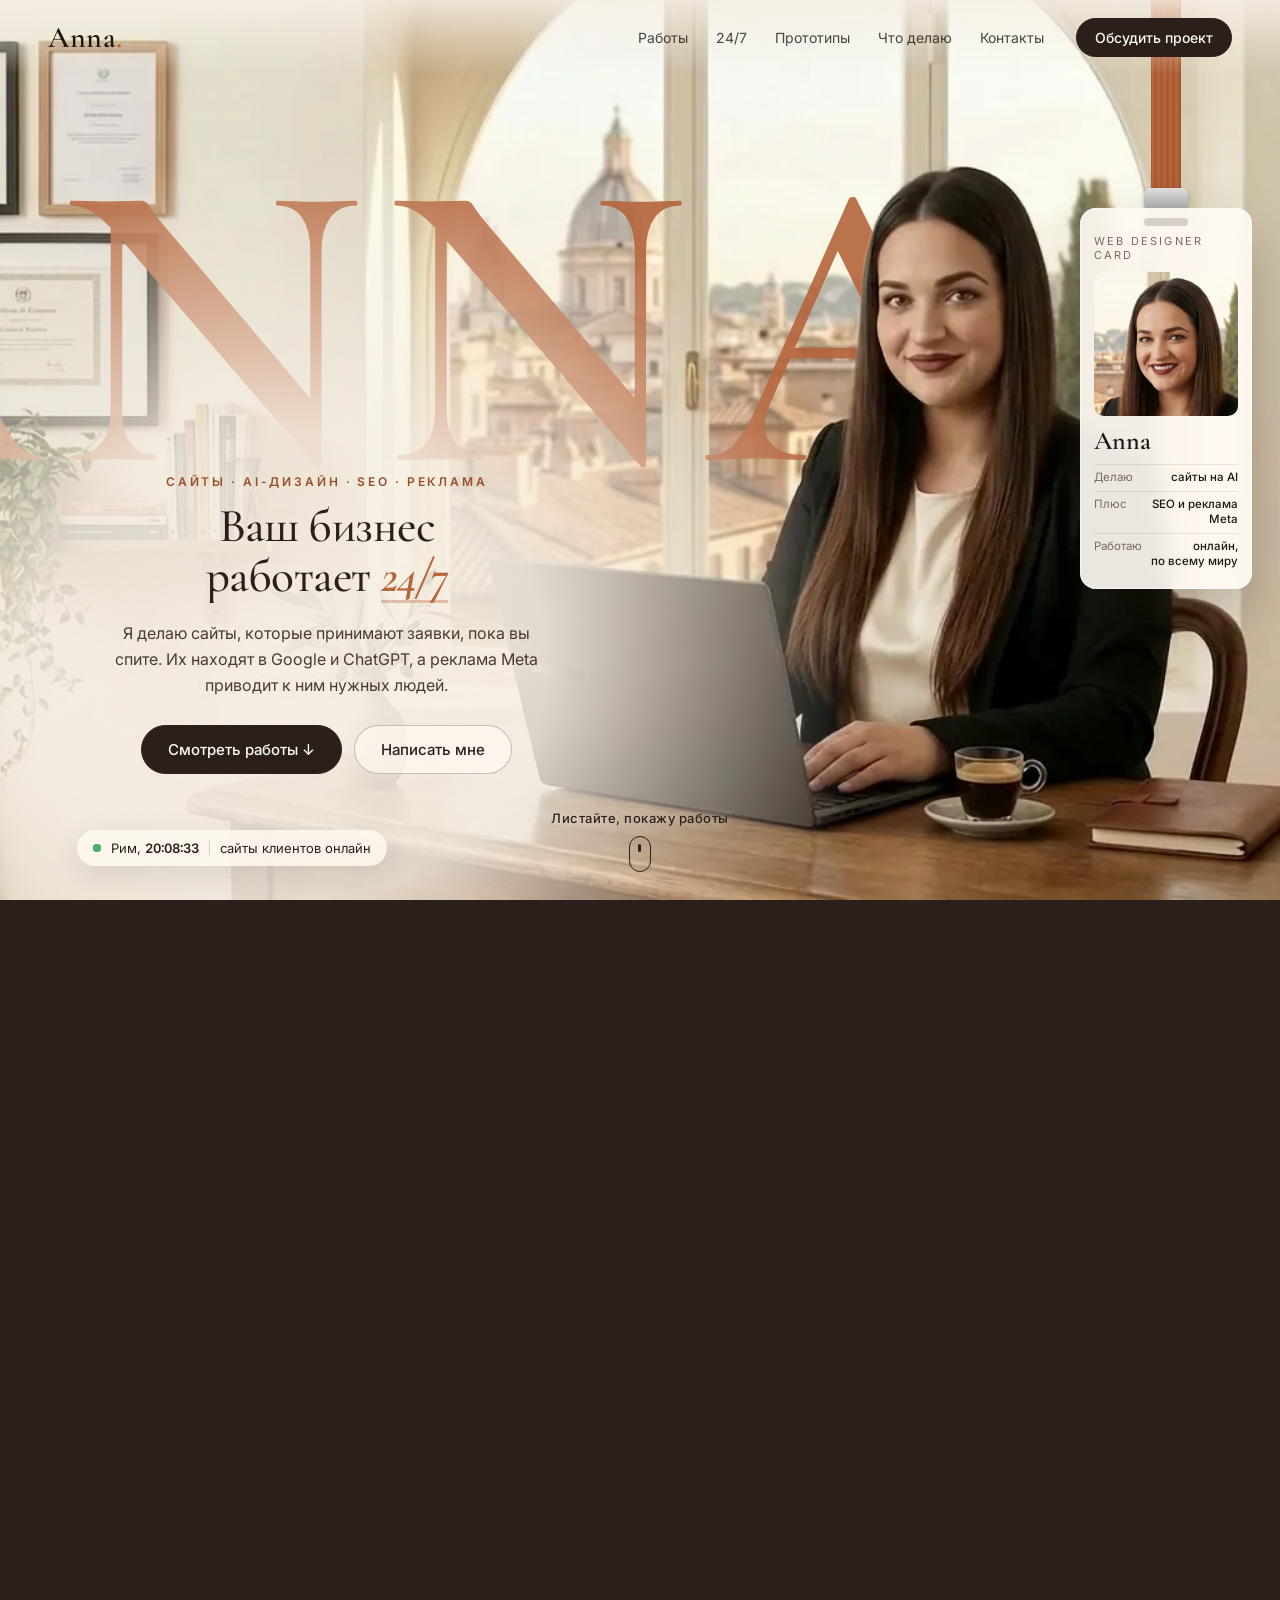
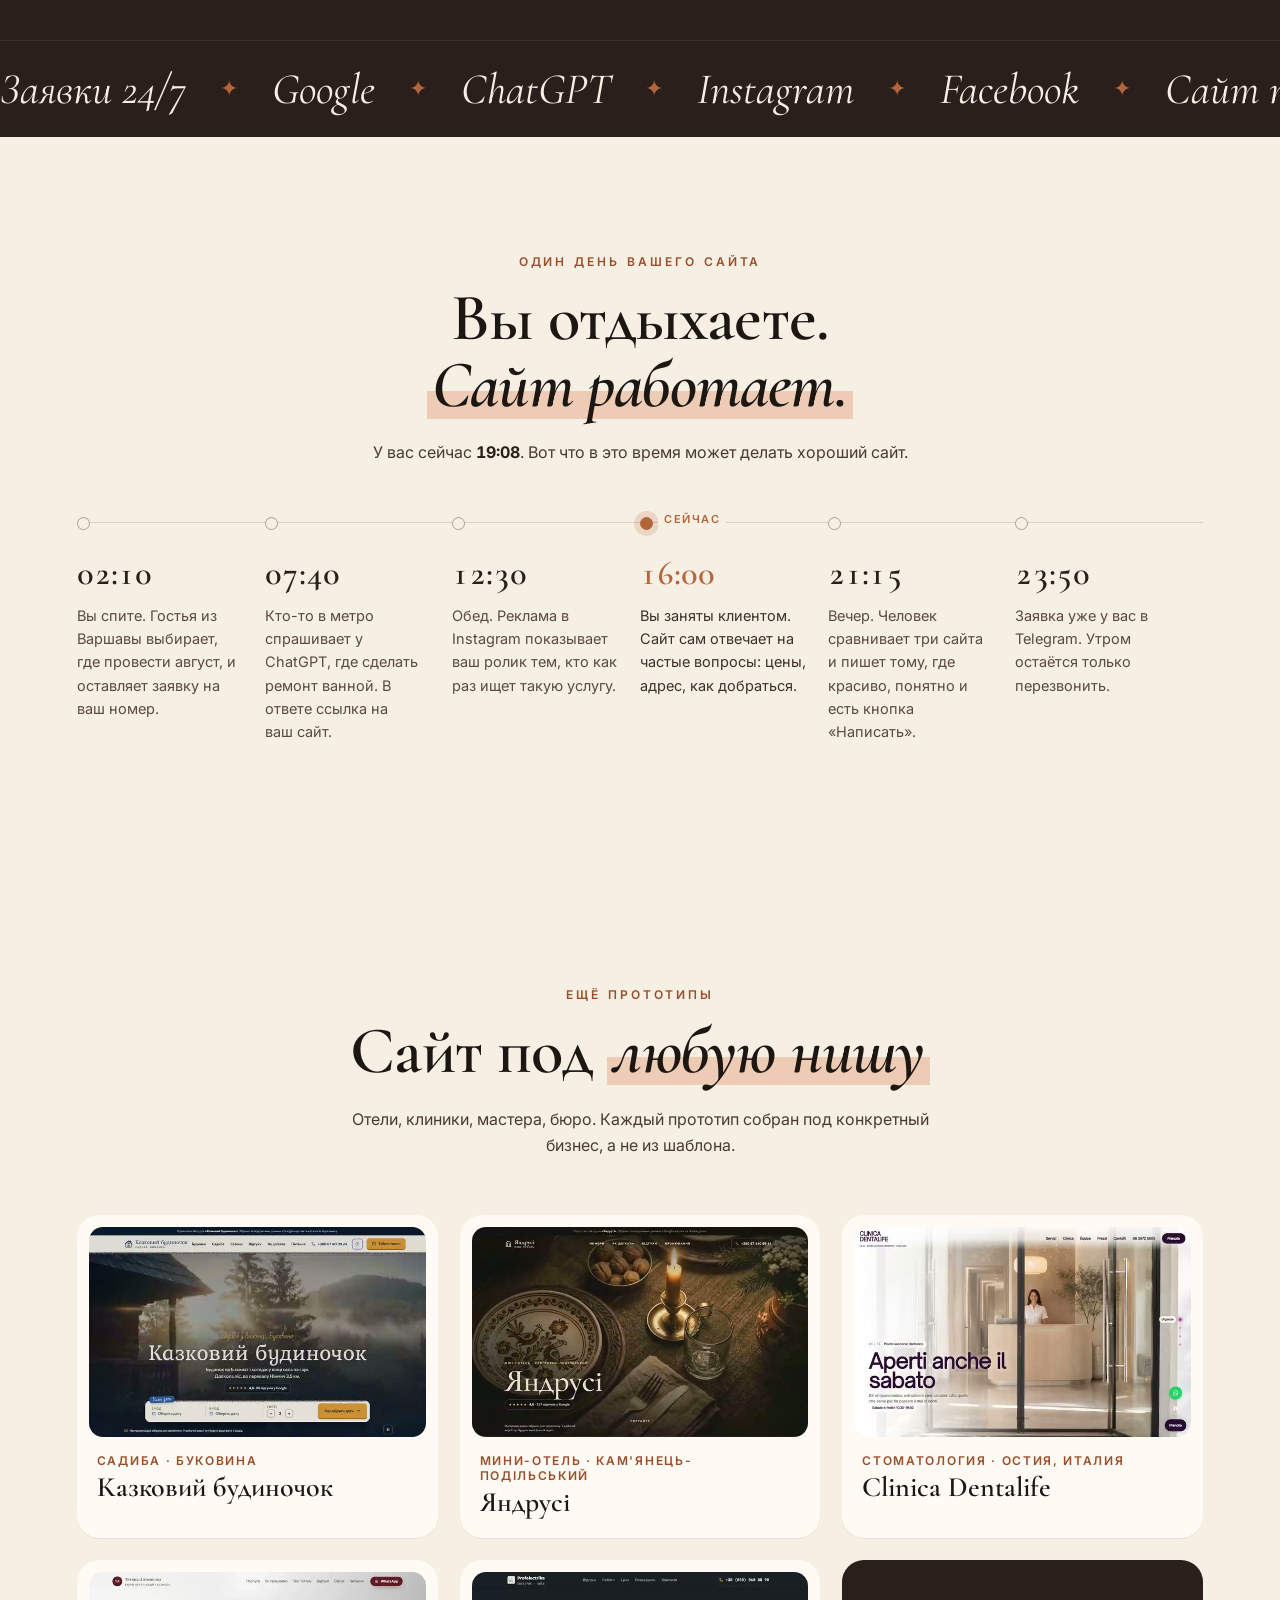
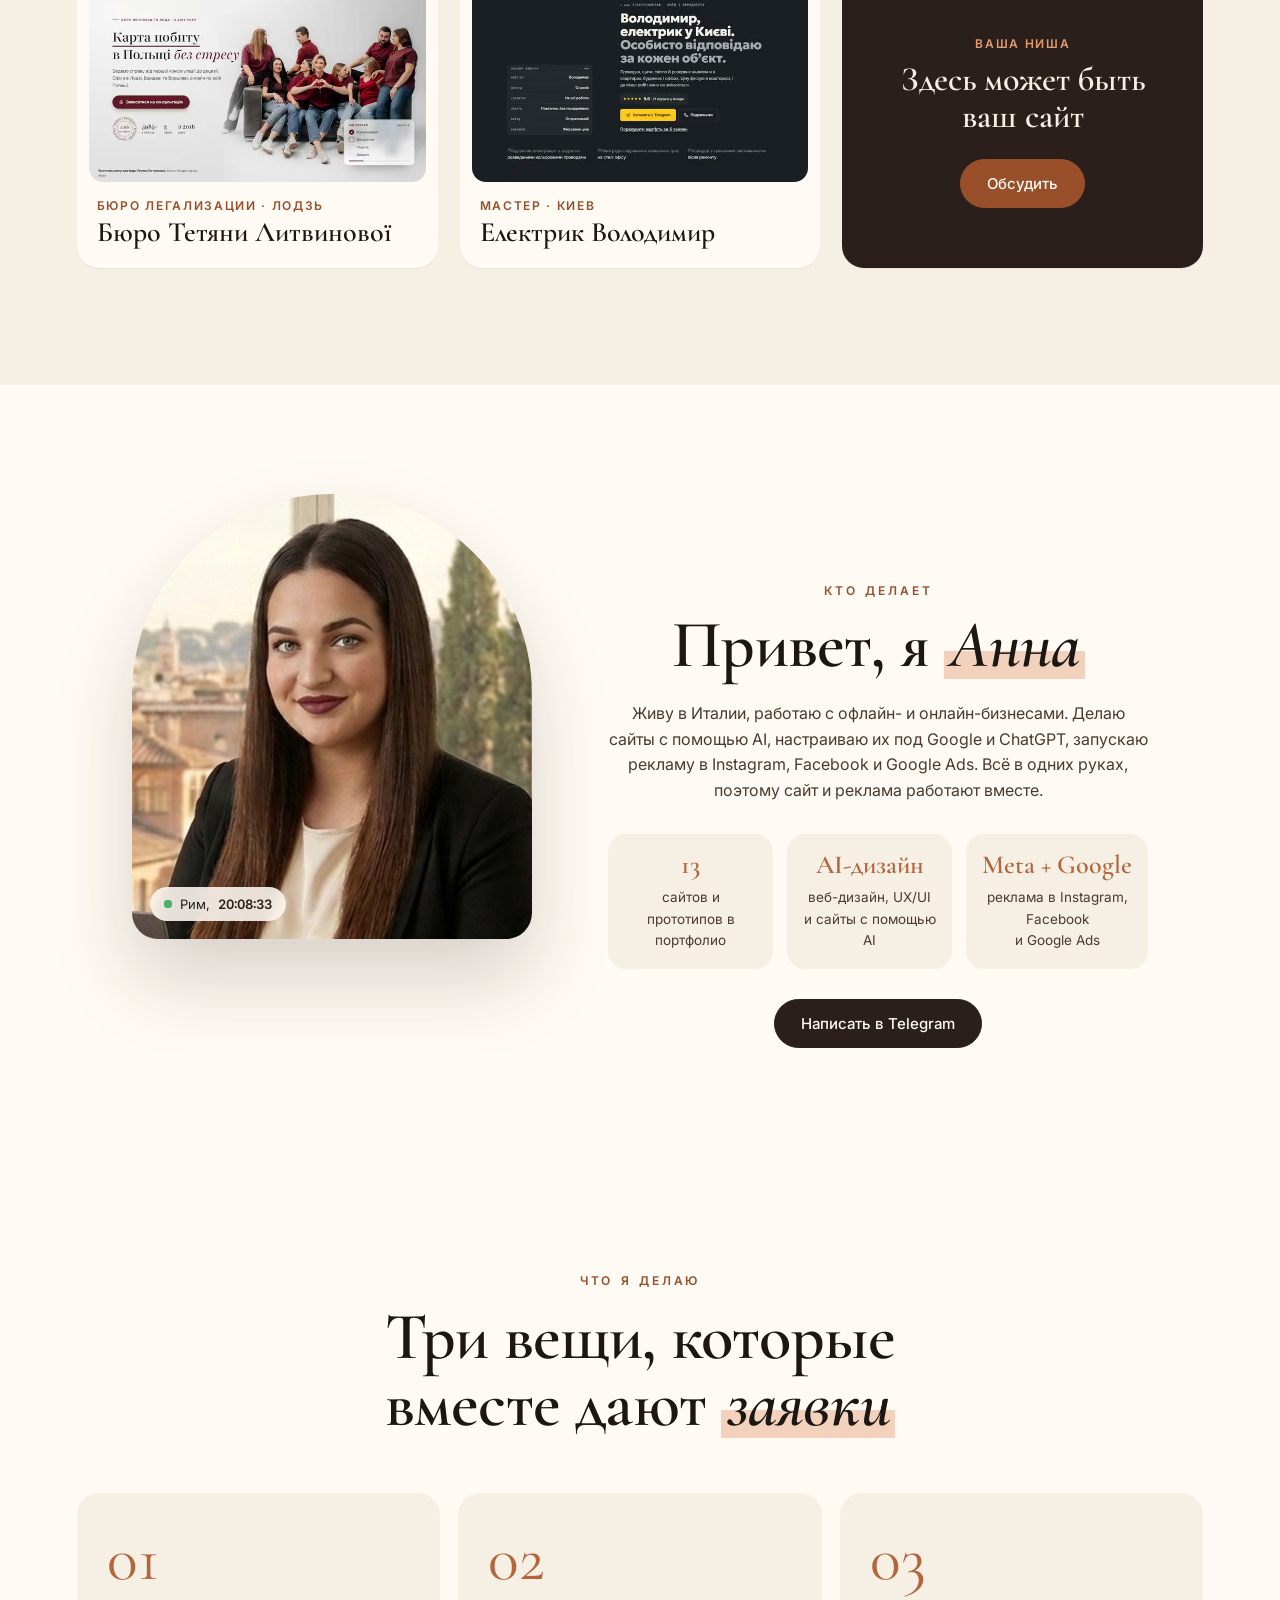
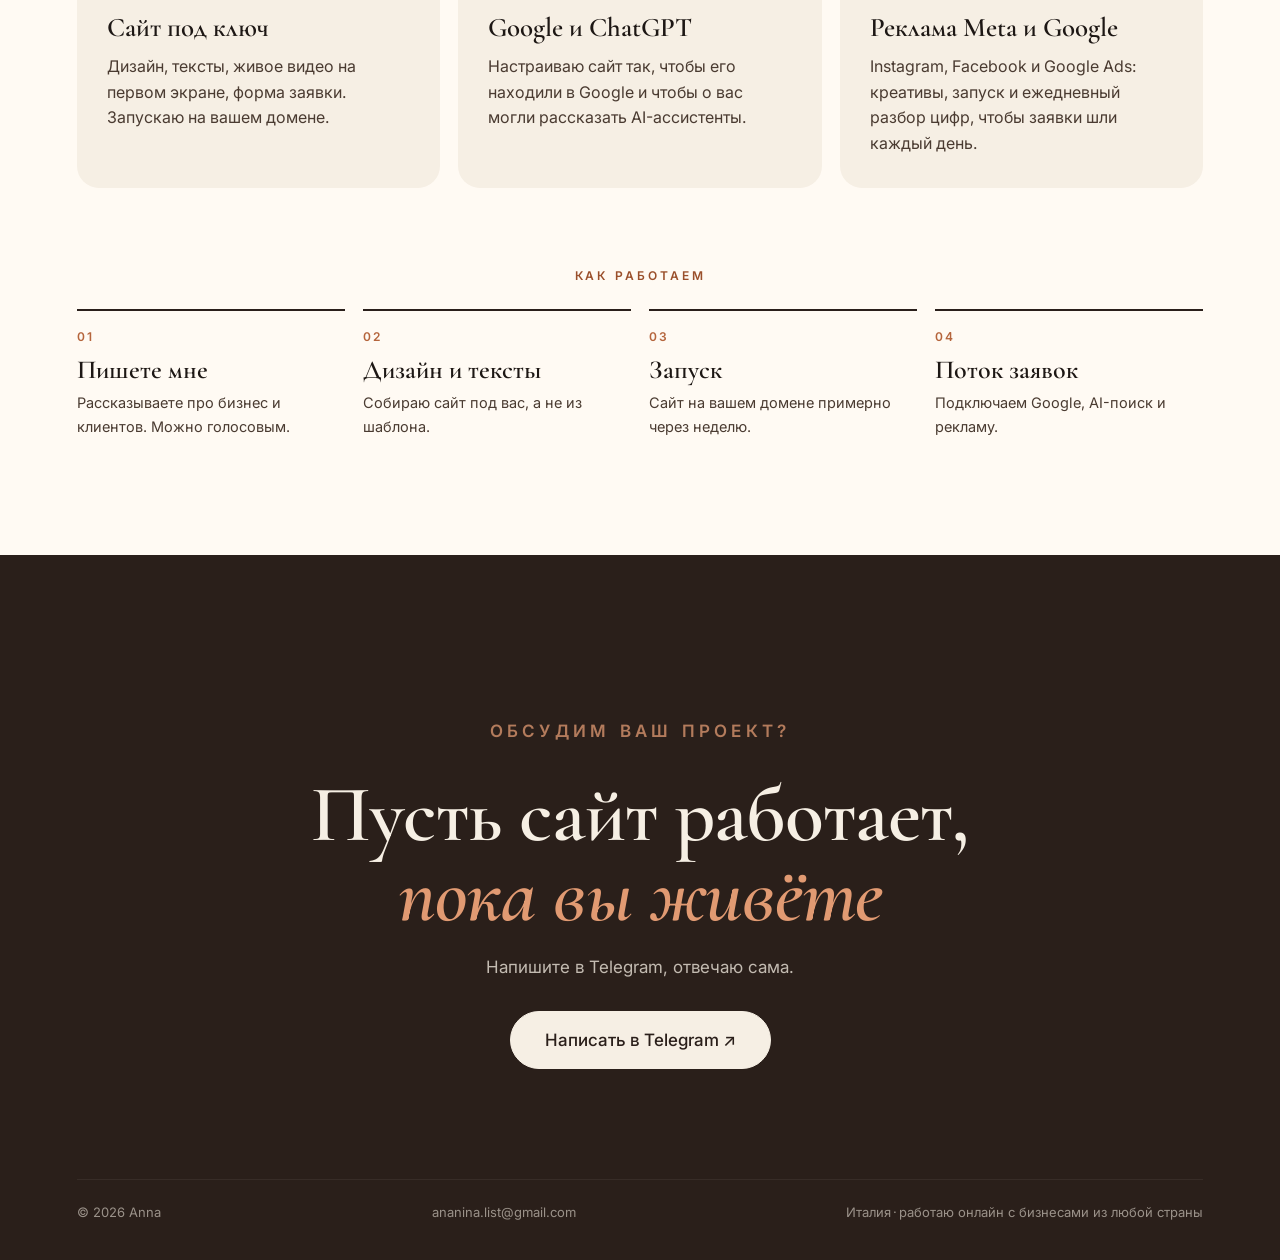
<file: index.html>
<!doctype html>
<html lang="ru">
<head>
<meta charset="utf-8">
<meta name="viewport" content="width=device-width, initial-scale=1, viewport-fit=cover">
<title>Anna — сайты, AI-дизайн и реклама, которые работают на ваш бизнес 24/7</title>
<meta name="description" content="Делаю сайты, которые принимают заявки круглые сутки, вывожу их в Google и ChatGPT и запускаю рекламу Meta. Кейсы: Горянка, Карпатська Форель, Tuttofare.">
<meta name="theme-color" content="#f6efe4">
<link rel="preconnect" href="https://fonts.googleapis.com">
<link rel="preconnect" href="https://fonts.gstatic.com" crossorigin>
<link href="https://fonts.googleapis.com/css2?family=Cormorant+Garamond:ital,wght@0,500;0,600;1,500;1,600&family=Inter:wght@400;500;600&display=swap" rel="stylesheet">
<link rel="icon" href="data:image/svg+xml,%3Csvg xmlns=%22http://www.w3.org/2000/svg%22 viewBox=%220 0 64 64%22%3E%3Crect width=%2264%22 height=%2264%22 rx=%2214%22 fill=%22%232a1f1a%22/%3E%3Ctext x=%2232%22 y=%2246%22 font-family=%22Georgia%22 font-size=%2240%22 text-anchor=%22middle%22 fill=%22%23f6efe4%22%3EA%3C/text%3E%3C/svg%3E">
<link rel="stylesheet" href="style.css">
</head>
<body class="is-hero">

<header class="nav">
  <a class="nav__logo" href="#" data-home>Anna<span>.</span></a>
  <nav class="nav__links">
    <a href="#" data-goto="cases">Работы</a>
    <a href="#day">24/7</a>
    <a href="#protos">Прототипы</a>
    <a href="#services">Что делаю</a>
    <a href="#contact">Контакты</a>
  </nav>
  <a class="nav__works" href="#" data-goto="cases">Работы</a>
  <a class="btn btn--small" href="https://t.me/meannush" target="_blank" rel="noopener">Обсудить проект</a>
</header>

<!-- Фиксированная сцена: первый экран → переход → кейсы -->
<div class="stage" id="stage">
  <div class="scene" id="scene">
    <picture>
      <source media="(max-width:820px)" srcset="assets/img/hero-m.jpg">
      <img class="scene__hero" id="heroImg" src="assets/img/hero-poster.jpg" alt="Анна за ноутбуком, за окном крыши Рима">
    </picture>
    <canvas class="scene__seq" id="seq"></canvas>
    <div class="scene__name" aria-hidden="true">ANNA</div>
    <img class="scene__cut" id="cutImg" alt="">
    <div class="scene__cases" id="casesLayer">
      <img class="scene__end" id="endImg" alt="">
      <div class="screen" id="screen">
        <video class="screen__video" id="caseVideo" muted playsinline loop preload="auto"></video>
        <div class="screen__glare"></div>
      </div>
    </div>
  </div>

  <!-- Первый экран -->
  <section class="hero" id="hero">
    <div class="hero__text">
      <p class="eyebrow">Сайты&thinsp;·&thinsp;AI-дизайн&thinsp;·&thinsp;SEO&thinsp;·&thinsp;Реклама</p>
      <h1 class="hero__title">
        <span class="line"><span>Ваш бизнес</span></span>
        <span class="line"><span>работает <em>24/7</em></span></span>
      </h1>
      <p class="hero__sub">
        <span class="only-desk">Я делаю сайты, которые принимают заявки, пока вы спите. Их находят в&nbsp;Google и&nbsp;ChatGPT, а&nbsp;реклама Meta приводит к&nbsp;ним нужных людей.</span>
        <span class="only-mob">Сайт, который приводит клиентов, пока вы&nbsp;спите.</span>
      </p>
      <div class="hero__cta">
        <button class="btn" data-goto="cases">Смотреть работы ↓</button>
        <a class="btn btn--ghost" href="https://t.me/meannush" target="_blank" rel="noopener">Написать мне</a>
      </div>
    </div>

    <div class="live" aria-live="off">
      <i class="live__dot"></i>
      <span>Рим, <b class="js-rome-time">--:--</b></span>
      <span class="live__sep"></span>
      <span>сайты клиентов онлайн</span>
    </div>

    <div class="badge badge--hero" id="heroBadge">
      <div class="badge__strap"></div>
      <div class="badge__clip"></div>
      <div class="badge__card">
        <div class="badge__hole"></div>
        <p class="badge__label">Web designer card</p>
        <img class="badge__photo" src="assets/img/anna-face.jpg" alt="Анна">
        <p class="badge__name">Anna</p>
        <dl class="badge__rows">
          <div><dt>Делаю</dt><dd>сайты на AI</dd></div>
          <div><dt>Плюс</dt><dd>SEO и реклама Meta</dd></div>
          <div><dt>Работаю</dt><dd>онлайн, по&nbsp;всему миру</dd></div>
        </dl>
      </div>
    </div>

    <button class="scroll-hint" id="scrollHint" aria-label="Смотреть работы">
      <span>Листайте, покажу работы</span><i></i>
    </button>
  </section>

  <!-- Второй экран: кейсы -->
  <section class="cases" id="cases" aria-live="polite">
    <div class="cases__head">
      <p class="eyebrow">Мои работы</p>
      <p class="cases__hint">Живые сайты и прототипы крутятся прямо на экране. <span class="only-mob">Свайп влево и вправо.</span></p>
    </div>
    <div class="case-card" id="caseCard">
      <div class="case-card__top">
        <p class="case-card__num"><span id="caseNum">01</span> / <span id="caseTotal">04</span></p>
        <div class="case-card__arrows">
          <button class="arrow" id="prevBtn" aria-label="Предыдущий кейс">←</button>
          <button class="arrow arrow--fill" id="nextBtn" aria-label="Следующий кейс">→</button>
        </div>
      </div>
      <div class="case-card__body">
        <h2 class="case-card__title" id="caseTitle"></h2>
        <p class="case-card__type" id="caseType"></p>
        <p class="case-card__desc" id="caseDesc"></p>
        <ul class="case-card__tags" id="caseTags"></ul>
      </div>
      <div class="case-card__dots" id="caseDots"></div>
    </div>
  </section>
</div>

<!-- Обычная прокрутка после кейсов -->
<div class="loadbar" id="loadbar"><i></i></div>
<main class="flow" id="flow">
  <div class="track" id="track"><div class="track__scrub" id="scrub"></div><div class="track__hold"></div></div>

  <div class="marquee" aria-hidden="true">
    <div class="marquee__track">
      <span>Заявки 24/7</span><i>✦</i><span>Google</span><i>✦</i><span>ChatGPT</span><i>✦</i><span>Instagram</span><i>✦</i><span>Facebook</span><i>✦</i><span>Сайт под ключ</span><i>✦</i>
      <span>Заявки 24/7</span><i>✦</i><span>Google</span><i>✦</i><span>ChatGPT</span><i>✦</i><span>Instagram</span><i>✦</i><span>Facebook</span><i>✦</i><span>Сайт под ключ</span><i>✦</i>
    </div>
  </div>

  <!-- Один день вашего сайта -->
  <section class="day" id="day">
    <div class="wrap">
      <div class="sec-head reveal">
        <p class="eyebrow">Один день вашего сайта</p>
        <h2>Вы отдыхаете.<br><mark>Сайт работает.</mark></h2>
        <p class="sec-lead">У вас сейчас <b class="js-local-time">--:--</b>. Вот что в это время может делать хороший сайт.</p>
      </div>
      <ol class="day__list" id="dayList">
        <li data-h="2"><time>02:10</time><p>Вы спите. Гостья из Варшавы выбирает, где провести август, и оставляет заявку на ваш номер.</p></li>
        <li data-h="7"><time>07:40</time><p>Кто-то в метро спрашивает у ChatGPT, где сделать ремонт ванной. В ответе ссылка на ваш сайт.</p></li>
        <li data-h="12"><time>12:30</time><p>Обед. Реклама в Instagram показывает ваш ролик тем, кто как раз ищет такую услугу.</p></li>
        <li data-h="16"><time>16:00</time><p>Вы заняты клиентом. Сайт сам отвечает на частые вопросы: цены, адрес, как добраться.</p></li>
        <li data-h="21"><time>21:15</time><p>Вечер. Человек сравнивает три сайта и пишет тому, где красиво, понятно и есть кнопка «Написать».</p></li>
        <li data-h="23"><time>23:50</time><p>Заявка уже у вас в Telegram. Утром остаётся только перезвонить.</p></li>
      </ol>
    </div>
  </section>

  <section class="protos" id="protos">
    <div class="wrap">
      <div class="sec-head reveal">
        <p class="eyebrow">Ещё прототипы</p>
        <h2>Сайт под <mark>любую нишу</mark></h2>
        <p class="sec-lead">Отели, клиники, мастера, бюро. Каждый прототип собран под конкретный бизнес, а не из шаблона.</p>
      </div>
      <div class="protos__grid">
        <article class="proto reveal" data-cursor="смотреть" tabindex="0" role="button" aria-haspopup="dialog"><div class="proto__media"><video muted playsinline loop preload="none" data-src="assets/video/p-kazkovyi.mp4" poster="assets/video/p-kazkovyi.jpg"></video></div><p class="proto__tag">Садиба · Буковина</p><h3>Казковий будиночок</h3></article>
        <article class="proto reveal" data-cursor="смотреть" tabindex="0" role="button" aria-haspopup="dialog"><div class="proto__media"><video muted playsinline loop preload="none" data-src="assets/video/p-yandrusi.mp4" poster="assets/video/p-yandrusi.jpg"></video></div><p class="proto__tag">Мини-отель · Кам'янець-Подільський</p><h3>Яндрусі</h3></article>
        <article class="proto reveal" data-cursor="смотреть" tabindex="0" role="button" aria-haspopup="dialog"><div class="proto__media"><video muted playsinline loop preload="none" data-src="assets/video/p-dentalife.mp4" poster="assets/video/p-dentalife.jpg"></video></div><p class="proto__tag">Стоматология · Остия, Италия</p><h3>Clinica Dentalife</h3></article>
        <article class="proto reveal" data-cursor="смотреть" tabindex="0" role="button" aria-haspopup="dialog"><div class="proto__media"><video muted playsinline loop preload="none" data-src="assets/video/p-lytvynova.mp4" poster="assets/video/p-lytvynova.jpg"></video></div><p class="proto__tag">Бюро легализации · Лодзь</p><h3>Бюро Тетяни Литвинової</h3></article>
        <article class="proto reveal" data-cursor="смотреть" tabindex="0" role="button" aria-haspopup="dialog"><div class="proto__media"><video muted playsinline loop preload="none" data-src="assets/video/p-electric.mp4" poster="assets/video/p-electric.jpg"></video></div><p class="proto__tag">Мастер · Киев</p><h3>Електрик Володимир</h3></article>
        <article class="proto proto--cta reveal"><p class="proto__tag">Ваша ниша</p><h3>Здесь может быть<br>ваш сайт</h3><a class="btn" href="https://t.me/meannush" target="_blank" rel="noopener">Обсудить</a></article>
      </div>
    </div>
  </section>

  <section class="about" id="about">
    <div class="wrap about__inner">
      <div class="badge badge--about" id="badge">
        <div class="badge__strap"></div>
        <div class="badge__clip"></div>
        <div class="badge__card">
          <div class="badge__hole"></div>
          <p class="badge__label">Web designer card</p>
          <img class="badge__photo" src="assets/img/anna-face.jpg" alt="Анна">
          <p class="badge__name">Anna</p>
          <dl class="badge__rows">
            <div><dt>Делаю</dt><dd>сайты на AI</dd></div>
            <div><dt>Плюс</dt><dd>SEO и реклама Meta</dd></div>
            <div><dt>Работаю</dt><dd>онлайн, по&nbsp;всему миру</dd></div>
          </dl>
        </div>
      </div>

      <figure class="about__photo reveal">
        <img src="assets/img/about.jpg" alt="Анна у окна с видом на Рим" loading="lazy">
        <figcaption><i class="live__dot"></i>Рим, <b class="js-rome-time">--:--</b></figcaption>
      </figure>
      <div class="about__text reveal">
        <p class="eyebrow">Кто делает</p>
        <h2>Привет, я <mark>Анна</mark></h2>
        <p class="sec-lead">Живу в&nbsp;Италии, работаю с&nbsp;офлайн- и&nbsp;онлайн-бизнесами. Делаю сайты с&nbsp;помощью AI, настраиваю их под Google и&nbsp;ChatGPT, запускаю рекламу в&nbsp;Instagram, Facebook и&nbsp;Google&nbsp;Ads. Всё в&nbsp;одних руках, поэтому сайт и&nbsp;реклама работают вместе.</p>
        <ul class="about__facts">
          <li><b>13</b><span>сайтов и прототипов в портфолио</span></li>
          <li><b>AI-дизайн</b><span>веб-дизайн, UX/UI и&nbsp;сайты с&nbsp;помощью AI</span></li>
          <li><b>Meta + Google</b><span>реклама в&nbsp;Instagram, Facebook и&nbsp;Google&nbsp;Ads</span></li>
        </ul>
        <a class="btn" href="https://t.me/meannush" target="_blank" rel="noopener">Написать в Telegram</a>
      </div>
    </div>
  </section>

  <section class="services" id="services">
    <div class="wrap">
      <div class="sec-head reveal">
        <p class="eyebrow">Что я делаю</p>
        <h2>Три вещи, которые<br>вместе дают <mark>заявки</mark></h2>
      </div>
      <div class="services__grid">
        <article class="svc reveal"><span class="svc__n">01</span><h3>Сайт под ключ</h3><p>Дизайн, тексты, живое видео на первом экране, форма заявки. Запускаю на вашем домене.</p></article>
        <article class="svc reveal"><span class="svc__n">02</span><h3>Google и ChatGPT</h3><p>Настраиваю сайт так, чтобы его находили в Google и чтобы о вас могли рассказать AI-ассистенты.</p></article>
        <article class="svc reveal"><span class="svc__n">03</span><h3>Реклама Meta и&nbsp;Google</h3><p>Instagram, Facebook и&nbsp;Google&nbsp;Ads: креативы, запуск и&nbsp;ежедневный разбор цифр, чтобы заявки шли каждый день.</p></article>
      </div>

      <div class="steps reveal">
        <p class="eyebrow">Как работаем</p>
        <ol>
          <li><b>Пишете мне</b><span>Рассказываете про бизнес и клиентов. Можно голосовым.</span></li>
          <li><b>Дизайн и тексты</b><span>Собираю сайт под вас, а не из шаблона.</span></li>
          <li><b>Запуск</b><span>Сайт на вашем домене примерно через неделю.</span></li>
          <li><b>Поток заявок</b><span>Подключаем Google, AI-поиск и рекламу.</span></li>
        </ol>
      </div>
    </div>
  </section>

  <section class="contact" id="contact">
    <div class="wrap reveal">
      <p class="eyebrow">Обсудим ваш проект?</p>
      <h2>Пусть сайт работает,<br><em>пока вы живёте</em></h2>
      <p>Напишите в Telegram, отвечаю сама.</p>
      <a class="btn btn--light btn--big" href="https://t.me/meannush" target="_blank" rel="noopener">Написать в Telegram ↗</a>
      <footer class="foot"><span>© 2026 Anna</span><a href="mailto:ananina.list@gmail.com" style="color:inherit;text-decoration:none">ananina.list@gmail.com</a><span>Италия&thinsp;·&thinsp;работаю онлайн с&nbsp;бизнесами из&nbsp;любой страны</span></footer>
    </div>
  </section>
</main>

<div class="lightbox" id="lightbox" role="dialog" aria-modal="true" aria-labelledby="lbTitle" hidden>
  <figure class="lightbox__box">
    <div class="lightbox__screen"><video id="lbVideo" muted playsinline loop></video></div>
    <figcaption><span class="proto__tag" id="lbTag"></span><b id="lbTitle"></b></figcaption>
    <button class="lightbox__close" id="lbClose" aria-label="Закрыть">Закрыть</button>
  </figure>
</div>
<div class="cursor" id="cursor" aria-hidden="true"><span></span></div>
<script src="app.js"></script>
</body>
</html>
</file>
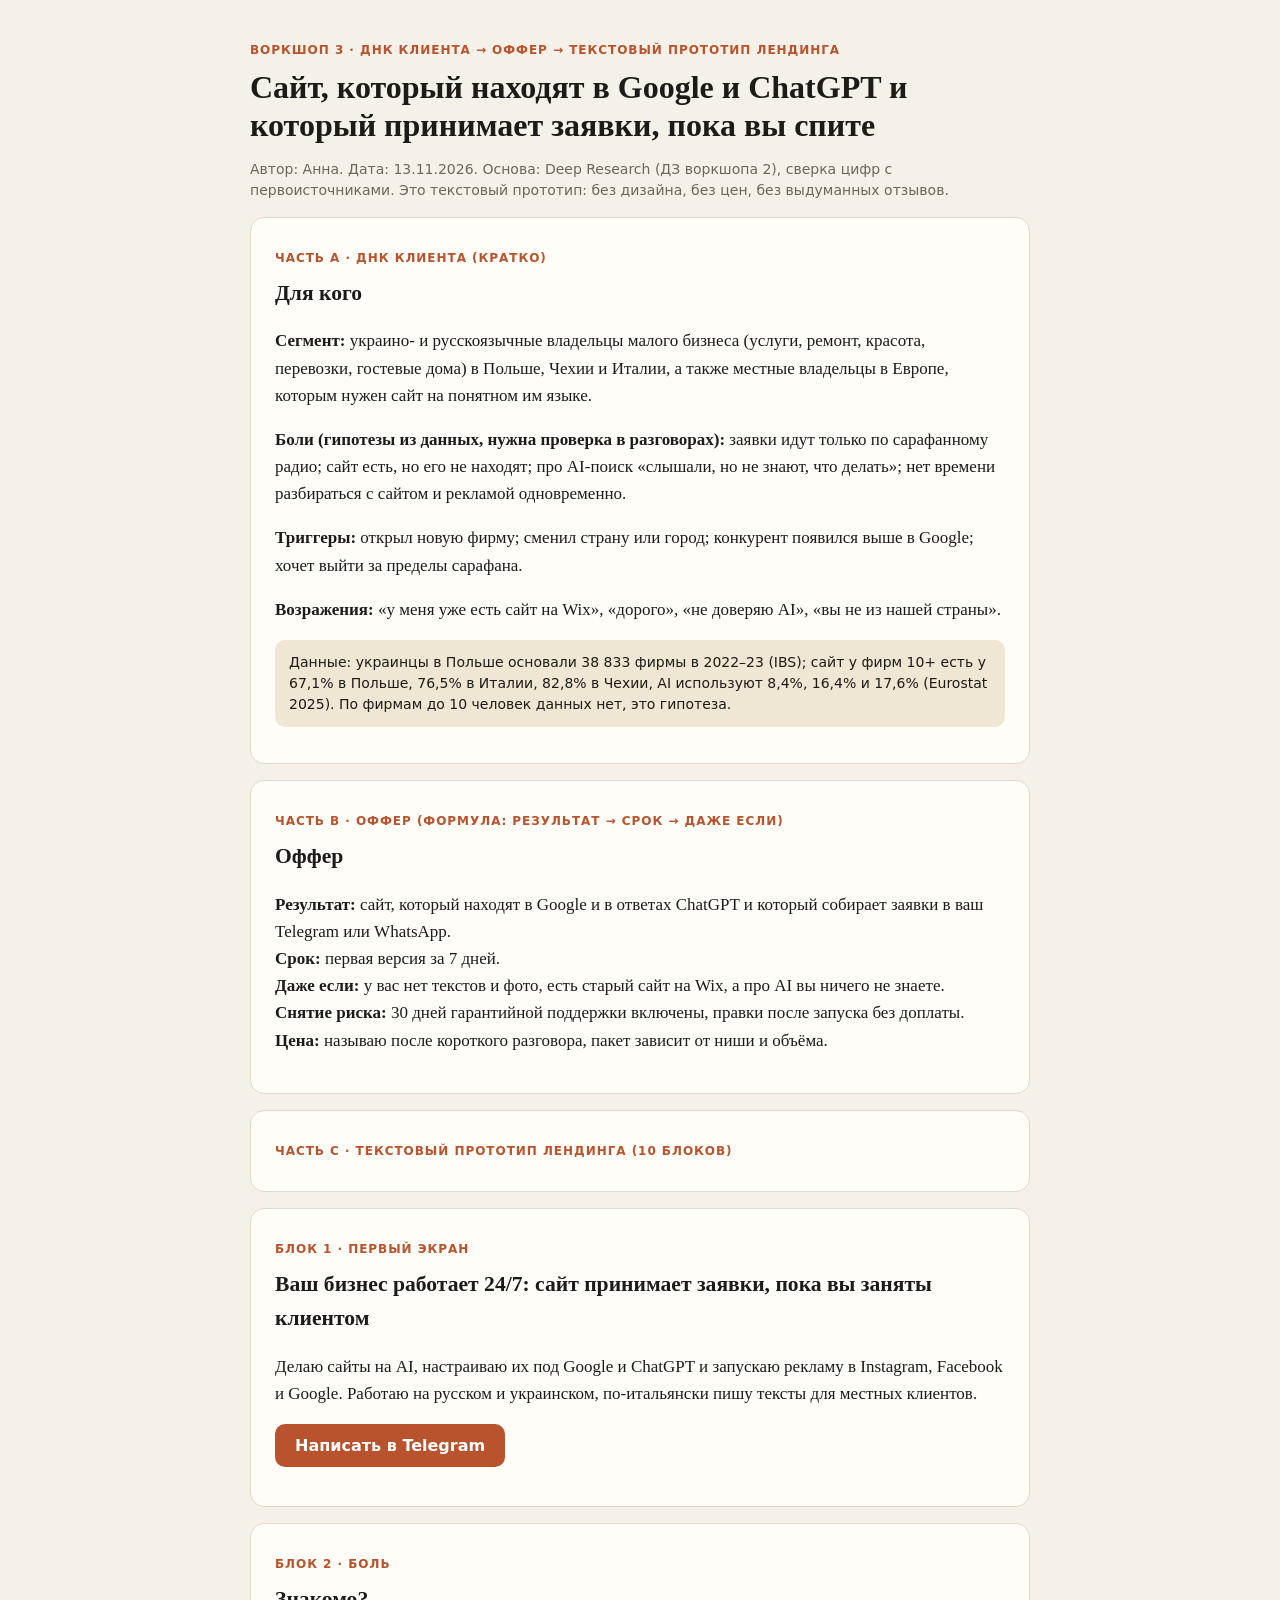
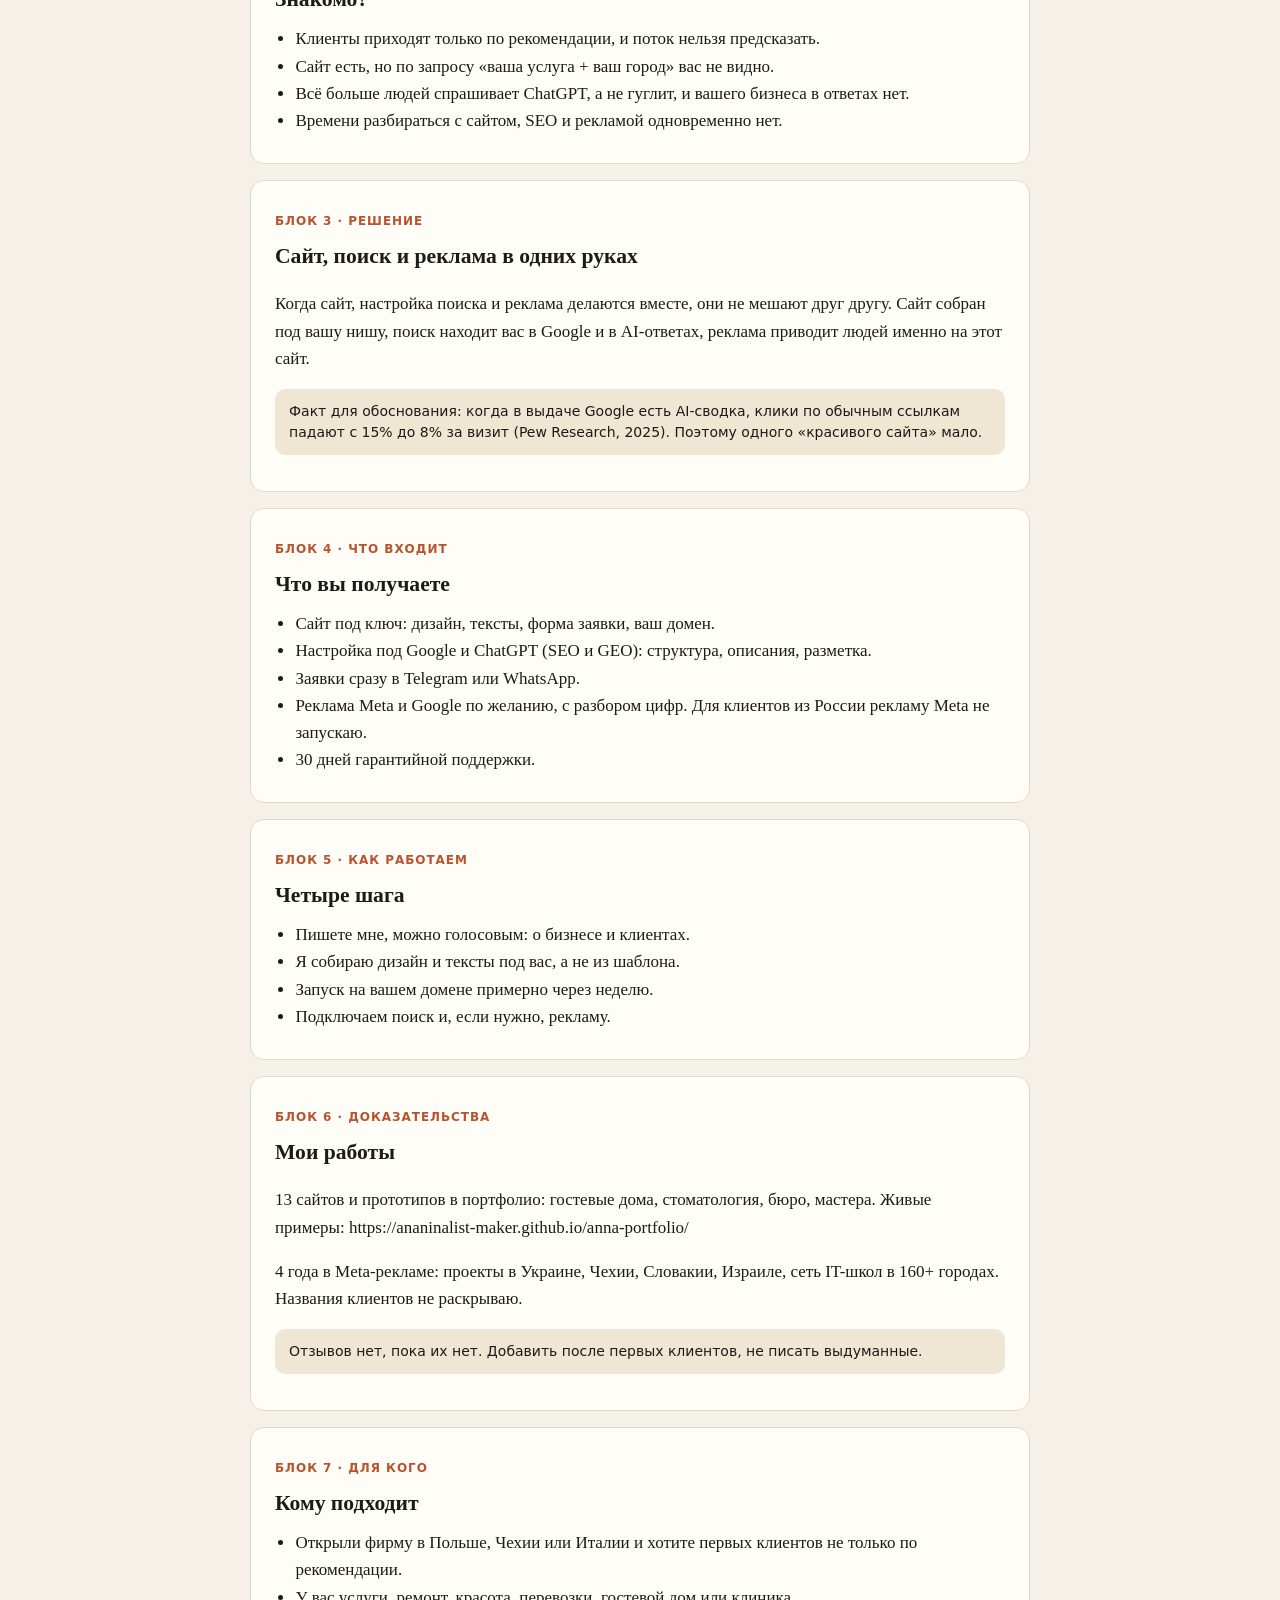
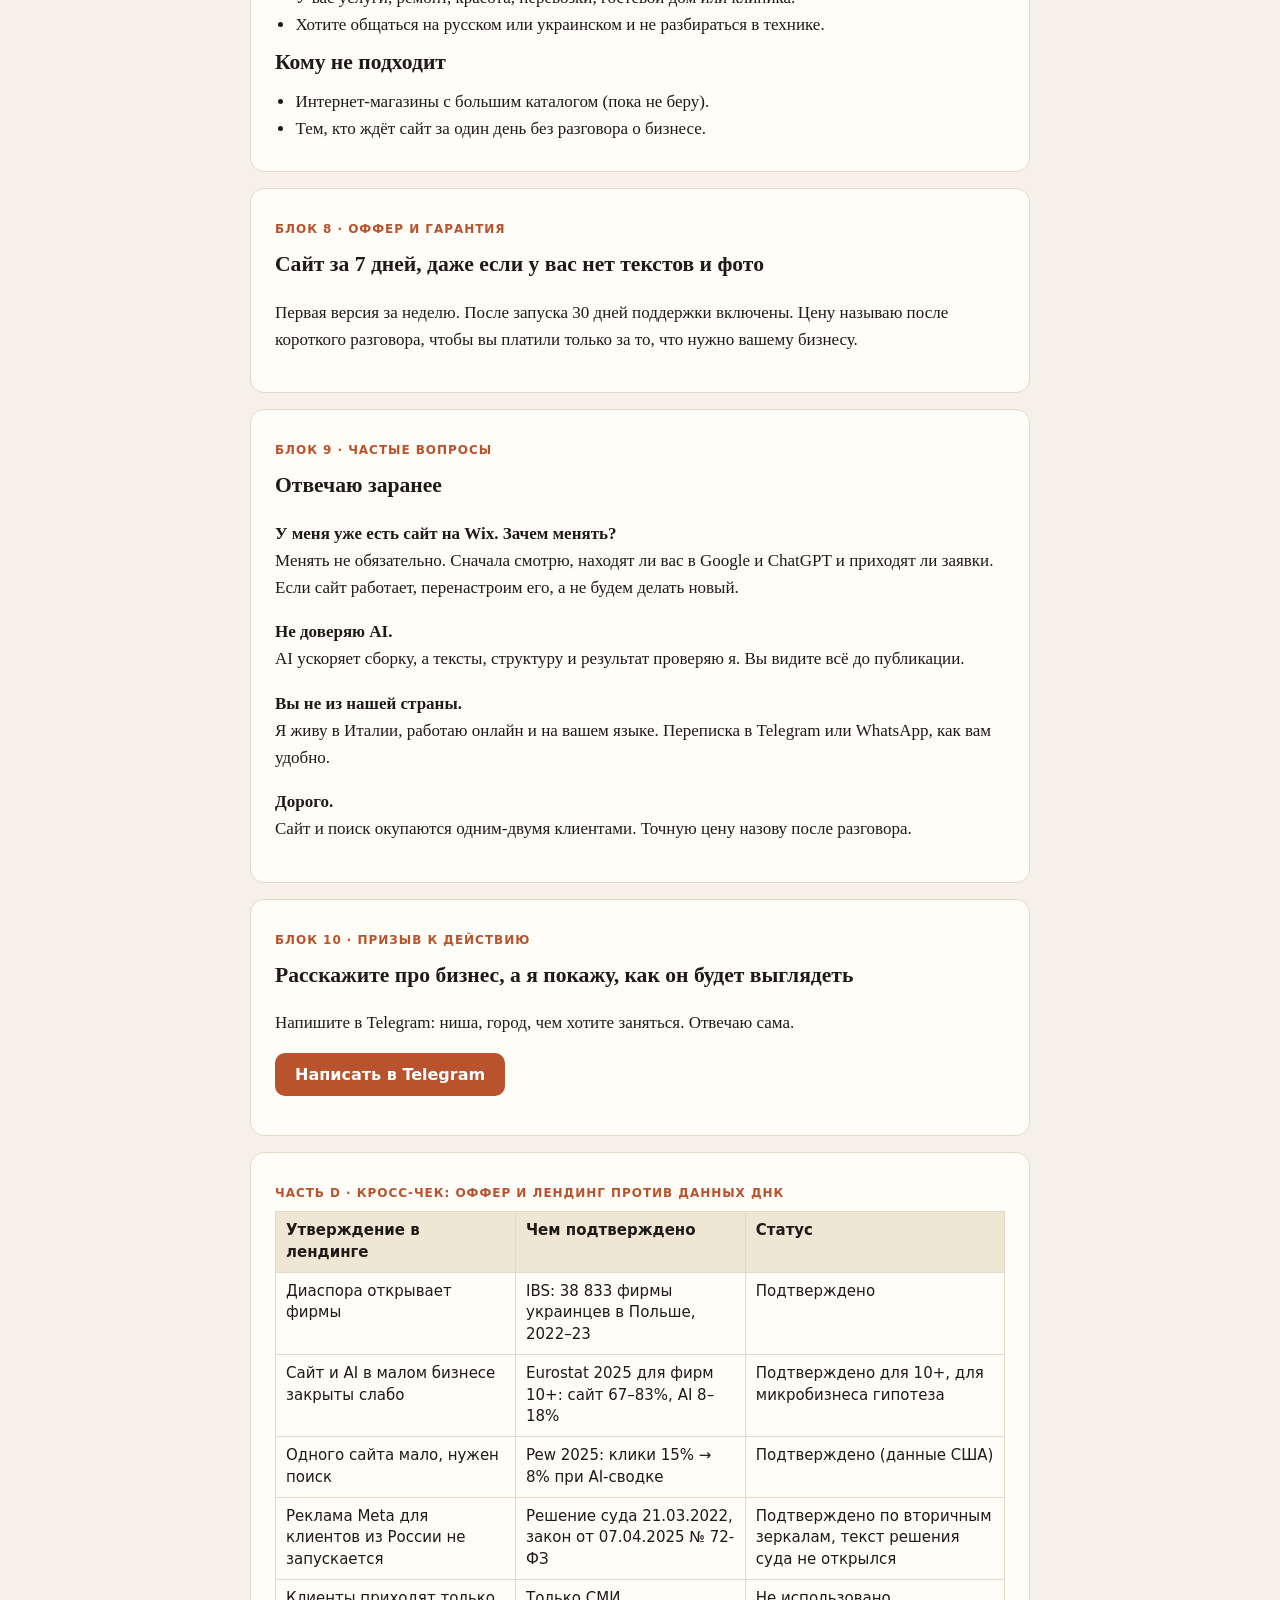
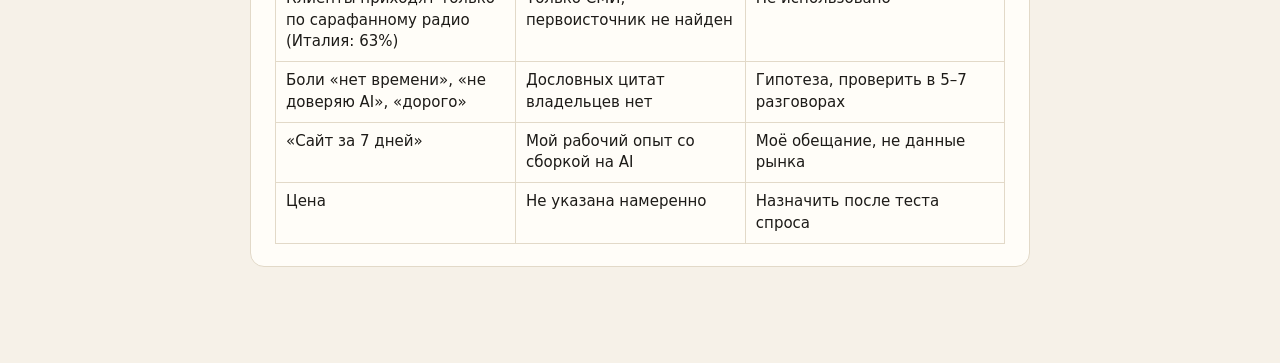
<file: dz3/index.html>
<!DOCTYPE html>
<html lang="ru">
<head>
<meta charset="utf-8">
<meta name="robots" content="noindex">
<meta name="viewport" content="width=device-width, initial-scale=1">
<title>Текстовый прототип лендинга: сайт + SEO/GEO + реклама одним пакетом</title>
<style>
:root{--ink:#1d1b18;--mut:#6b655c;--bg:#f6f1e8;--card:#fffdf8;--acc:#b8532d;--line:#e2d9c8}
*{box-sizing:border-box}
body{margin:0;font:17px/1.6 Georgia,"Times New Roman",serif;background:var(--bg);color:var(--ink)}
main{max-width:820px;margin:0 auto;padding:32px 20px 80px}
h1{font-size:2rem;line-height:1.2;margin:.2em 0}
h2{font-size:1.35rem;margin:0 0 .4em}
.tag{font:600 12px/1 system-ui,sans-serif;letter-spacing:.08em;text-transform:uppercase;color:var(--acc)}
section{background:var(--card);border:1px solid var(--line);border-radius:14px;padding:22px 24px;margin:16px 0}
.meta{color:var(--mut);font:14px/1.5 system-ui,sans-serif}
ul{padding-left:1.2em;margin:.4em 0}
table{border-collapse:collapse;width:100%;font:15px/1.45 system-ui,sans-serif}
td,th{border:1px solid var(--line);padding:8px 10px;text-align:left;vertical-align:top}
th{background:#efe6d4}
.btn{display:inline-block;background:var(--acc);color:#fff;padding:12px 20px;border-radius:10px;font:600 16px system-ui,sans-serif;text-decoration:none}
.note{background:#efe6d4;border-radius:10px;padding:12px 14px;font:14px/1.5 system-ui,sans-serif}
</style>
</head>
<body>
<main>

<p class="tag">Воркшоп 3 · ДНК клиента → оффер → текстовый прототип лендинга</p>
<h1>Сайт, который находят в Google и ChatGPT и который принимает заявки, пока вы спите</h1>
<p class="meta">Автор: Анна. Дата: 13.11.2026. Основа: Deep Research (ДЗ воркшопа 2), сверка цифр с первоисточниками. Это текстовый прототип: без дизайна, без цен, без выдуманных отзывов.</p>

<section>
<p class="tag">Часть A · ДНК клиента (кратко)</p>
<h2>Для кого</h2>
<p><b>Сегмент:</b> украино- и русскоязычные владельцы малого бизнеса (услуги, ремонт, красота, перевозки, гостевые дома) в Польше, Чехии и Италии, а также местные владельцы в Европе, которым нужен сайт на понятном им языке.</p>
<p><b>Боли (гипотезы из данных, нужна проверка в разговорах):</b> заявки идут только по сарафанному радио; сайт есть, но его не находят; про AI-поиск «слышали, но не знают, что делать»; нет времени разбираться с сайтом и рекламой одновременно.</p>
<p><b>Триггеры:</b> открыл новую фирму; сменил страну или город; конкурент появился выше в Google; хочет выйти за пределы сарафана.</p>
<p><b>Возражения:</b> «у меня уже есть сайт на Wix», «дорого», «не доверяю AI», «вы не из нашей страны».</p>
<p class="note">Данные: украинцы в Польше основали 38 833 фирмы в 2022–23 (IBS); сайт у фирм 10+ есть у 67,1% в Польше, 76,5% в Италии, 82,8% в Чехии, AI используют 8,4%, 16,4% и 17,6% (Eurostat 2025). По фирмам до 10 человек данных нет, это гипотеза.</p>
</section>

<section>
<p class="tag">Часть B · Оффер (формула: результат → срок → даже если)</p>
<h2>Оффер</h2>
<p><b>Результат:</b> сайт, который находят в Google и в ответах ChatGPT и который собирает заявки в ваш Telegram или WhatsApp.<br>
<b>Срок:</b> первая версия за 7 дней.<br>
<b>Даже если:</b> у вас нет текстов и фото, есть старый сайт на Wix, а про AI вы ничего не знаете.<br>
<b>Снятие риска:</b> 30 дней гарантийной поддержки включены, правки после запуска без доплаты.<br>
<b>Цена:</b> называю после короткого разговора, пакет зависит от ниши и объёма.</p>
</section>

<section>
<p class="tag">Часть C · Текстовый прототип лендинга (10 блоков)</p>
</section>

<section>
<p class="tag">Блок 1 · Первый экран</p>
<h2>Ваш бизнес работает 24/7: сайт принимает заявки, пока вы заняты клиентом</h2>
<p>Делаю сайты на AI, настраиваю их под Google и ChatGPT и запускаю рекламу в Instagram, Facebook и Google. Работаю на русском и украинском, по-итальянски пишу тексты для местных клиентов.</p>
<p><span class="btn">Написать в Telegram</span></p>
</section>

<section>
<p class="tag">Блок 2 · Боль</p>
<h2>Знакомо?</h2>
<ul>
<li>Клиенты приходят только по рекомендации, и поток нельзя предсказать.</li>
<li>Сайт есть, но по запросу «ваша услуга + ваш город» вас не видно.</li>
<li>Всё больше людей спрашивает ChatGPT, а не гуглит, и вашего бизнеса в ответах нет.</li>
<li>Времени разбираться с сайтом, SEO и рекламой одновременно нет.</li>
</ul>
</section>

<section>
<p class="tag">Блок 3 · Решение</p>
<h2>Сайт, поиск и реклама в одних руках</h2>
<p>Когда сайт, настройка поиска и реклама делаются вместе, они не мешают друг другу. Сайт собран под вашу нишу, поиск находит вас в Google и в AI-ответах, реклама приводит людей именно на этот сайт.</p>
<p class="note">Факт для обоснования: когда в выдаче Google есть AI-сводка, клики по обычным ссылкам падают с 15% до 8% за визит (Pew Research, 2025). Поэтому одного «красивого сайта» мало.</p>
</section>

<section>
<p class="tag">Блок 4 · Что входит</p>
<h2>Что вы получаете</h2>
<ul>
<li>Сайт под ключ: дизайн, тексты, форма заявки, ваш домен.</li>
<li>Настройка под Google и ChatGPT (SEO и GEO): структура, описания, разметка.</li>
<li>Заявки сразу в Telegram или WhatsApp.</li>
<li>Реклама Meta и Google по желанию, с разбором цифр. Для клиентов из России рекламу Meta не запускаю.</li>
<li>30 дней гарантийной поддержки.</li>
</ul>
</section>

<section>
<p class="tag">Блок 5 · Как работаем</p>
<h2>Четыре шага</h2>
<ul>
<li>Пишете мне, можно голосовым: о бизнесе и клиентах.</li>
<li>Я собираю дизайн и тексты под вас, а не из шаблона.</li>
<li>Запуск на вашем домене примерно через неделю.</li>
<li>Подключаем поиск и, если нужно, рекламу.</li>
</ul>
</section>

<section>
<p class="tag">Блок 6 · Доказательства</p>
<h2>Мои работы</h2>
<p>13 сайтов и прототипов в портфолио: гостевые дома, стоматология, бюро, мастера. Живые примеры: https://ananinalist-maker.github.io/anna-portfolio/</p>
<p>4 года в Meta-рекламе: проекты в Украине, Чехии, Словакии, Израиле, сеть IT-школ в 160+ городах. Названия клиентов не раскрываю.</p>
<p class="note">Отзывов нет, пока их нет. Добавить после первых клиентов, не писать выдуманные.</p>
</section>

<section>
<p class="tag">Блок 7 · Для кого</p>
<h2>Кому подходит</h2>
<ul>
<li>Открыли фирму в Польше, Чехии или Италии и хотите первых клиентов не только по рекомендации.</li>
<li>У вас услуги, ремонт, красота, перевозки, гостевой дом или клиника.</li>
<li>Хотите общаться на русском или украинском и не разбираться в технике.</li>
</ul>
<h2>Кому не подходит</h2>
<ul>
<li>Интернет-магазины с большим каталогом (пока не беру).</li>
<li>Тем, кто ждёт сайт за один день без разговора о бизнесе.</li>
</ul>
</section>

<section>
<p class="tag">Блок 8 · Оффер и гарантия</p>
<h2>Сайт за 7 дней, даже если у вас нет текстов и фото</h2>
<p>Первая версия за неделю. После запуска 30 дней поддержки включены. Цену называю после короткого разговора, чтобы вы платили только за то, что нужно вашему бизнесу.</p>
</section>

<section>
<p class="tag">Блок 9 · Частые вопросы</p>
<h2>Отвечаю заранее</h2>
<p><b>У меня уже есть сайт на Wix. Зачем менять?</b><br>Менять не обязательно. Сначала смотрю, находят ли вас в Google и ChatGPT и приходят ли заявки. Если сайт работает, перенастроим его, а не будем делать новый.</p>
<p><b>Не доверяю AI.</b><br>AI ускоряет сборку, а тексты, структуру и результат проверяю я. Вы видите всё до публикации.</p>
<p><b>Вы не из нашей страны.</b><br>Я живу в Италии, работаю онлайн и на вашем языке. Переписка в Telegram или WhatsApp, как вам удобно.</p>
<p><b>Дорого.</b><br>Сайт и поиск окупаются одним-двумя клиентами. Точную цену назову после разговора.</p>
</section>

<section>
<p class="tag">Блок 10 · Призыв к действию</p>
<h2>Расскажите про бизнес, а я покажу, как он будет выглядеть</h2>
<p>Напишите в Telegram: ниша, город, чем хотите заняться. Отвечаю сама.</p>
<p><span class="btn">Написать в Telegram</span></p>
</section>

<section>
<p class="tag">Часть D · Кросс-чек: оффер и лендинг против данных ДНК</p>
<table>
<tr><th>Утверждение в лендинге</th><th>Чем подтверждено</th><th>Статус</th></tr>
<tr><td>Диаспора открывает фирмы</td><td>IBS: 38 833 фирмы украинцев в Польше, 2022–23</td><td>Подтверждено</td></tr>
<tr><td>Сайт и AI в малом бизнесе закрыты слабо</td><td>Eurostat 2025 для фирм 10+: сайт 67–83%, AI 8–18%</td><td>Подтверждено для 10+, для микробизнеса гипотеза</td></tr>
<tr><td>Одного сайта мало, нужен поиск</td><td>Pew 2025: клики 15% → 8% при AI-сводке</td><td>Подтверждено (данные США)</td></tr>
<tr><td>Реклама Meta для клиентов из России не запускается</td><td>Решение суда 21.03.2022, закон от 07.04.2025 № 72-ФЗ</td><td>Подтверждено по вторичным зеркалам, текст решения суда не открылся</td></tr>
<tr><td>Клиенты приходят только по сарафанному радио (Италия: 63%)</td><td>Только СМИ, первоисточник не найден</td><td>Не использовано</td></tr>
<tr><td>Боли «нет времени», «не доверяю AI», «дорого»</td><td>Дословных цитат владельцев нет</td><td>Гипотеза, проверить в 5–7 разговорах</td></tr>
<tr><td>«Сайт за 7 дней»</td><td>Мой рабочий опыт со сборкой на AI</td><td>Моё обещание, не данные рынка</td></tr>
<tr><td>Цена</td><td>Не указана намеренно</td><td>Назначить после теста спроса</td></tr>
</table>
</section>

</main>
</body>
</html>
</file>
<file: style.css>
:root{
  --terra-ink:#9a4f2b; --text-soft:#5a4a3f;
  --fs-display:clamp(42px,5.2vw,76px); --fs-h3:clamp(24px,2.1vw,30px); --fs-lead:clamp(16px,1.25vw,18.5px);
  --lh-display:1; --lh-text:1.62;
  --cream:#f6efe4; --sand:#e9dcc6; --terra:#b5653c; --espresso:#2a1f1a; --ink:#1d1714;
  --muted:#7a6a5d; --white:#fffaf3; --green:#4caf6a;
  --serif:'Cormorant Garamond',Georgia,serif; --sans:'Inter',system-ui,sans-serif;
  --ease:cubic-bezier(.22,.8,.24,1);
  --pad:clamp(20px,6vw,96px);
}
*{box-sizing:border-box;margin:0;padding:0}
html,body{background:var(--espresso);color:var(--ink);font-family:var(--sans);-webkit-font-smoothing:antialiased}
a{color:inherit}
button{font:inherit;cursor:pointer}
em{font-style:italic;color:var(--terra)}
h1,h2,h3{text-wrap:balance}
::selection{background:rgba(181,101,60,.28);color:var(--espresso)}
:focus-visible{outline:2px solid var(--terra-ink);outline-offset:3px}
.proto:focus-visible{outline-offset:6px}
html{scrollbar-color:#c9b49c var(--cream)}
.nav__works{display:none}
p{text-wrap:pretty}
.eyebrow{word-spacing:.12em}
.only-mob{display:none}
.wrap{max-width:1180px;margin:0 auto}
.eyebrow{font-size:12px;letter-spacing:.24em;text-transform:uppercase;color:var(--terra-ink);font-weight:600;margin-bottom:14px}

/* ---------- Меню ---------- */
.nav{position:fixed;inset:0 0 auto;z-index:50;display:flex;align-items:center;gap:32px;
  padding:18px clamp(16px,4vw,48px);color:var(--ink)}
.nav::before{content:"";position:absolute;inset:0;background:linear-gradient(rgba(246,239,228,.85),rgba(246,239,228,0));pointer-events:none;z-index:-1}
.nav__logo{font-family:var(--serif);font-size:30px;font-weight:600;text-decoration:none;letter-spacing:.02em}
.nav__logo span{color:var(--terra)}
.nav__links{display:flex;gap:28px;margin-left:auto;font-size:14px}
.nav__links a{text-decoration:none;opacity:.8;transition:opacity .2s}
.nav__links a:hover{opacity:1}

/* ---------- Кнопки ---------- */
.btn{display:inline-flex;align-items:center;justify-content:center;gap:8px;border:1px solid var(--espresso);
  background:var(--espresso);color:var(--white);border-radius:999px;padding:14px 26px;font-size:15px;font-weight:500;
  text-decoration:none;transition:transform .2s var(--ease),background .2s,color .2s,box-shadow .2s,border-color .2s}
.btn:hover{background:var(--terra-ink);border-color:var(--terra-ink);box-shadow:0 10px 24px rgba(181,101,60,.3);transform:translateY(-2px)}
.btn:active{transform:translateY(0) scale(.97);box-shadow:none}
.btn:focus-visible,.arrow:focus-visible{outline:2px solid var(--terra);outline-offset:3px}
.btn--small{padding:10px 18px;font-size:14px}
.btn--ghost{background:rgba(255,250,243,.7);color:var(--espresso);border-color:rgba(42,31,26,.25);backdrop-filter:blur(8px)}
.btn--ghost:hover{color:var(--white);background:var(--terra-ink)}
.btn--light{background:var(--cream);color:var(--espresso);border-color:var(--cream)}
.btn--big{padding:18px 34px;font-size:17px}

/* ---------- Сцена (размер задаёт JS: 1280×720 или 720×1280) ---------- */
.stage{position:fixed;inset:0;overflow:hidden;background:#d9cdbb}
.scene{position:absolute;left:0;top:0;width:1280px;height:720px;transform-origin:0 0}
.scene picture,.scene>video,.scene>div{position:absolute;inset:0}
.scene__hero,.scene__seq{position:absolute;inset:0;width:100%;height:100%;object-fit:cover;display:block}
.scene__cases{opacity:1}
.scene__end{display:none!important}
.screen{opacity:0;transition:opacity .35s var(--ease)}
body.screen-on .screen{opacity:1}
.scene__end,.scene__overlay{position:absolute;inset:0;width:100%;height:100%;display:block}
.scene__overlay{pointer-events:none}
.screen{position:absolute;left:0;top:0;width:1280px;height:800px;transform-origin:0 0;background:#0d0d0d;overflow:hidden}
.screen__video{width:100%;height:100%;object-fit:cover;object-position:50% 0;display:block;transition:opacity .45s var(--ease)}
.screen__video.is-out{opacity:0}
.screen__glare{position:absolute;inset:0;background:linear-gradient(115deg,rgba(255,240,220,.16) 0%,rgba(255,240,220,0) 38%,rgba(0,0,0,.08) 100%);pointer-events:none}

/* ---------- Первый экран ---------- */
.scene .scene__name{position:absolute;left:34px;right:auto;bottom:auto;top:96px;font-size:300px;text-align:left;white-space:nowrap;font-family:var(--serif);font-weight:600;
  font-size:332px;line-height:1;letter-spacing:.05em;padding-left:.05em;color:rgba(181,101,60,.9);pointer-events:none;
  font-kerning:normal;transition:opacity .5s var(--ease),transform .9s var(--ease);user-select:none}
.scene__cut{position:absolute;inset:0;width:100%;height:100%;pointer-events:none;transition:opacity .5s var(--ease)}
body:not(.is-hero) .scene__name{opacity:0;transform:translateY(-40px)}
body:not(.is-hero) .scene__cut{opacity:0}
.hero{position:absolute;inset:0;z-index:5;pointer-events:none}
.hero>*{pointer-events:auto}
.hero__text{position:absolute;left:var(--pad);bottom:clamp(96px,14vh,140px);width:min(500px,40vw);text-align:center;
  transition:opacity .6s var(--ease),transform .8s var(--ease)}
.hero__title{font-family:var(--serif);font-weight:500;font-size:clamp(40px,3.7vw,62px);line-height:1;color:var(--espresso);letter-spacing:-.012em}
.hero__title .line{display:block;overflow:hidden;padding-bottom:.06em}
.hero__title .line>span{display:block;animation:rise 1.1s var(--ease) both}
.hero__title .line:nth-child(2)>span{animation-delay:.12s}
.hero__title em{font-weight:600;white-space:nowrap;position:relative}
.hero__title em::after{content:"";position:absolute;left:0;right:0;bottom:.04em;height:.07em;background:currentColor;opacity:.35;
  transform-origin:left;animation:draw 1.2s .9s var(--ease) both}
@keyframes rise{from{transform:translateY(105%)}to{transform:none}}
@keyframes draw{from{transform:scaleX(0)}to{transform:scaleX(1)}}
.hero__sub{margin:18px auto 0;max-width:44ch;font-size:var(--fs-lead);line-height:var(--lh-text);color:#4a3b31;animation:fade 1s .35s var(--ease) both}
.hero__cta{display:flex;flex-wrap:wrap;justify-content:center;gap:12px;margin-top:26px;animation:fade 1s .5s var(--ease) both}
@keyframes fade{from{opacity:0;transform:translateY(14px)}to{opacity:1;transform:none}}

/* карточка на первом экране: висит у правого края, при скролле улетает вверх */
.hero .badge--hero{position:absolute;top:-24px;right:clamp(14px,2.2vw,40px);width:172px;
  transition:transform 1s var(--ease),opacity .8s var(--ease)}
.badge--hero .badge__strap{height:clamp(150px,24vh,240px)}
.badge--hero .badge__card{padding:26px 14px 14px}
.badge--hero .badge__name{font-size:26px}
.badge--hero .badge__rows{font-size:11.5px}
body:not(.is-hero) .badge--hero{animation:none;transform:translateY(-130vh) rotate(-8deg);opacity:0}
@media (min-width:821px){.about{padding-top:clamp(80px,12vh,130px)}.about__text{padding-top:0}}
.badge--about{display:none}

/* живые часы Рима */
.live{position:absolute;left:var(--pad);bottom:34px;display:flex;align-items:center;gap:10px;padding:10px 16px;border-radius:999px;
  background:rgba(255,250,243,.78);backdrop-filter:blur(10px);font-size:13px;color:var(--espresso);
  box-shadow:0 10px 30px rgba(42,31,26,.12);transition:opacity .5s var(--ease);animation:fade 1s .7s var(--ease) both}
.live b{font-variant-numeric:tabular-nums;font-weight:600}
.live__sep{width:1px;height:14px;background:rgba(42,31,26,.2)}
.live__dot{position:relative;width:8px;height:8px;border-radius:50%;background:var(--green)}
.live__dot::after{content:"";position:absolute;inset:0;border-radius:50%;background:var(--green);animation:ping 1.8s ease-out infinite}
@keyframes ping{from{transform:scale(1);opacity:.7}to{transform:scale(3);opacity:0}}

/* бейдж-карточка на ленте */
.badge{position:relative;width:220px;flex:none;transform-origin:50% 0;animation:sway 4.6s ease-in-out infinite}
@keyframes sway{0%,100%{transform:rotate(3.2deg)}50%{transform:rotate(-3.2deg)}}
.badge__strap{margin:0 auto;width:30px;height:clamp(120px,18vh,200px);background:repeating-linear-gradient(90deg,#b5653c 0 3px,#a95a33 3px 6px);box-shadow:inset 0 0 0 1px rgba(0,0,0,.08)}
.badge__clip{margin:-4px auto 0;width:44px;height:26px;border-radius:6px 6px 10px 10px;background:linear-gradient(#e2e2e2,#9c9c9c);box-shadow:0 2px 4px rgba(0,0,0,.25)}
.badge__card{position:relative;margin-top:-6px;padding:30px 18px 18px;border-radius:16px;background:rgba(255,250,243,.92);
  backdrop-filter:blur(10px);box-shadow:0 30px 60px rgba(42,31,26,.28),inset 0 0 0 1px rgba(255,255,255,.6)}
.badge__hole{position:absolute;top:10px;left:50%;width:44px;height:8px;margin-left:-22px;border-radius:8px;background:rgba(42,31,26,.18)}
.badge__label{font-size:11px;letter-spacing:.2em;text-transform:uppercase;color:var(--muted)}
.badge__photo{display:block;width:100%;aspect-ratio:1;object-fit:cover;border-radius:10px;margin:10px 0 12px}
.badge__name{font-family:var(--serif);font-size:30px;font-weight:600;line-height:1}
.badge__rows{margin-top:10px;font-size:11.5px;line-height:1.35}
.badge__rows div{display:flex;justify-content:space-between;gap:8px;padding:5px 0;border-top:1px solid rgba(42,31,26,.1)}
.badge__rows dt{color:var(--muted)}
.badge__rows dd{font-weight:500;text-align:right}

.scroll-hint{position:absolute;left:50%;bottom:28px;transform:translateX(-50%);display:flex;flex-direction:column;align-items:center;gap:10px;
  background:none;border:0;color:var(--espresso);font-size:13px;font-weight:500;letter-spacing:.04em;text-shadow:0 0 12px rgba(246,239,228,.95);transition:opacity .4s}
.scroll-hint i{width:22px;height:36px;border:1.5px solid currentColor;border-radius:12px;position:relative}
.scroll-hint i::after{content:"";position:absolute;left:50%;top:7px;width:3px;height:8px;margin-left:-1.5px;border-radius:2px;background:currentColor;animation:wheel 1.6s ease-in-out infinite}
@keyframes wheel{0%{opacity:0;transform:translateY(0)}30%{opacity:1}100%{opacity:0;transform:translateY(10px)}}

/* уход первого экрана */
body:not(.is-hero) .hero__text{opacity:0;transform:translateY(-40px)}
body:not(.is-hero) .scroll-hint,body:not(.is-hero) .live{opacity:0;pointer-events:none;animation:none}
.hero::before{content:"";position:absolute;inset:0;background:radial-gradient(ellipse 46% 58% at 22% 74%,rgba(246,239,228,.95) 0%,rgba(246,239,228,.86) 45%,rgba(246,239,228,0) 100%);pointer-events:none;transition:opacity .6s}
.hero__title,.hero__sub{text-shadow:0 1px 18px rgba(246,239,228,.9)}
body:not(.is-hero) .hero::before{opacity:0}
.cases::before{content:"";position:absolute;inset:0 0 auto;height:200px;background:linear-gradient(rgba(246,239,228,.75),rgba(246,239,228,0));pointer-events:none}
body.scrolled .nav::before{background:rgba(246,239,228,.92);backdrop-filter:blur(12px);box-shadow:0 1px 0 rgba(42,31,26,.08)}
body:not(.is-hero) .hero,body:not(.is-hero) .hero>*{pointer-events:none}

/* ---------- Второй экран: кейсы ---------- */
.cases{position:absolute;inset:0;z-index:6;pointer-events:none;opacity:0;transition:opacity .7s var(--ease)}
body.is-cases .cases{opacity:1}
body.is-cases .cases>*{pointer-events:auto}
.cases__head{display:none;position:absolute;left:var(--pad);top:96px;color:var(--espresso)}
.cases__hint{font-size:14px;color:#4a3b31;max-width:260px;line-height:1.5}
.case-card{position:absolute;right:clamp(14px,2.4vw,40px);bottom:clamp(14px,3vh,32px);width:min(340px,27vw);
  padding:24px 28px 26px;border-radius:22px;background:rgba(255,250,243,.9);backdrop-filter:blur(14px);
  box-shadow:0 30px 70px rgba(42,31,26,.25)}
.case-card__top{display:flex;align-items:center;justify-content:space-between}
.case-card__body{transition:opacity .42s var(--ease),transform .42s var(--ease)}
.case-card.is-out .case-card__body{opacity:0;transform:translateY(10px)}
.case-card__num{font-size:12px;letter-spacing:.2em;color:var(--terra-ink);font-weight:600}
.case-card__arrows{display:flex;gap:8px}
.arrow{width:44px;height:44px;border-radius:50%;border:1px solid rgba(42,31,26,.25);background:transparent;color:var(--espresso);font-size:18px;
  transition:background .2s,color .2s,transform .2s var(--ease)}
.arrow:hover{background:var(--espresso);color:var(--white)}
.arrow:active{transform:scale(.92)}
.arrow--fill{background:var(--espresso);color:var(--white);border-color:var(--espresso)}
.arrow--fill:hover{background:var(--terra);border-color:var(--terra)}
.case-card__title{font-family:var(--serif);font-weight:600;font-size:clamp(32px,3vw,44px);line-height:1;margin:16px 0 6px}
.case-card__type{font-size:12.5px;color:var(--muted);text-transform:uppercase;letter-spacing:.12em}
.case-card__desc{margin-top:14px;font-size:15px;line-height:1.6;color:#3d3029}
.case-card__tags{list-style:none;display:flex;flex-wrap:wrap;gap:6px;margin-top:14px}
.case-card__tags li{font-size:12px;padding:6px 11px;border-radius:999px;background:var(--sand)}
.case-card__link{display:inline-block;margin-top:18px;font-size:14px;font-weight:600;color:var(--terra);text-decoration:none;border-bottom:1px solid currentColor}
.case-card__link:hover{color:var(--espresso)}
.case-card__dots{display:flex;gap:6px;margin-top:18px}
.case-card__dots i{height:3px;flex:1;border-radius:3px;background:rgba(42,31,26,.12);overflow:hidden;position:relative}
.case-card__dots i.on{background:var(--terra)}
.case-card__dots i.done{background:rgba(181,101,60,.35)}
@keyframes prog{from{transform:scaleX(0)}to{transform:scaleX(1)}}

/* ---------- Обычная прокрутка ---------- */
.flow{position:relative;z-index:10;pointer-events:none}
.flow>*{pointer-events:auto}
.track{pointer-events:none}
.track__scrub{height:260vh}
.track__hold{height:100vh}
.loadbar{position:fixed;left:0;top:0;z-index:60;height:2px;width:100%;transform-origin:left;transform:scaleX(var(--p,0));background:var(--terra);transition:transform .3s,opacity .6s .3s}
.loadbar.done{opacity:0}
.flow h2{font-family:var(--serif);font-weight:500;font-size:var(--fs-display);line-height:var(--lh-display);letter-spacing:-.012em}

/* бегущая строка */
.marquee{background:var(--espresso);color:var(--cream);overflow:hidden;padding:22px 0;border-top:1px solid rgba(246,239,228,.08)}
.marquee__track{display:flex;align-items:center;gap:34px;width:max-content;animation:marquee 32s linear infinite;
  font-family:var(--serif);font-style:italic;font-size:clamp(28px,3.4vw,46px);white-space:nowrap}
.marquee__track i{font-style:normal;font-size:.5em;color:var(--terra)}
@keyframes marquee{to{transform:translateX(-50%)}}

/* один день сайта */
.day{background:var(--cream);padding:clamp(80px,13vh,140px) var(--pad)}
.day__head{display:grid;grid-template-columns:1fr 1fr;gap:20px 60px;align-items:end;margin-bottom:56px}
.day__head .eyebrow{grid-column:1/-1;margin:0}
.day__now{font-size:17px;line-height:1.6;color:#4a3b31;max-width:380px}
.day__now b{font-variant-numeric:tabular-nums;color:var(--espresso)}
.day__list{list-style:none;display:grid;grid-template-columns:repeat(6,1fr);gap:0;position:relative;border-top:1px solid rgba(42,31,26,.15)}
.day__list li{position:relative;padding:30px 20px 10px 0;transition:opacity .4s}
.day__list li::before{content:"";position:absolute;left:0;top:-6px;width:11px;height:11px;border-radius:50%;background:var(--cream);border:1.5px solid rgba(42,31,26,.35)}
.day__list time{display:block;font-family:var(--serif);font-size:34px;font-weight:600;font-variant-numeric:tabular-nums;color:var(--espresso);margin-bottom:10px}
.day__list p{font-size:14.5px;line-height:1.6;color:var(--text-soft)}
.day__list li.is-now p{color:#3d3029}
.day__list li.is-now{opacity:1}
.day__list li.is-now::before{background:var(--terra);border-color:var(--terra);box-shadow:0 0 0 6px rgba(181,101,60,.18)}
.day__list li.is-now time{color:var(--terra)}
.day__list li.is-now::after{content:"сейчас";position:absolute;left:18px;top:-11px;font-size:11px;letter-spacing:.14em;text-transform:uppercase;color:var(--terra);font-weight:600;background:var(--cream);padding:0 6px}
.day__list li:hover{opacity:1}

/* услуги */
.services{background:var(--white);padding:clamp(80px,13vh,140px) var(--pad)}
.services__head{margin-bottom:48px}
.services__grid{display:grid;grid-template-columns:repeat(3,1fr);gap:18px}
.svc{position:relative;padding:34px 30px 32px;border-radius:22px;background:var(--cream);overflow:hidden;
  transition:transform .4s var(--ease),box-shadow .4s var(--ease)}
.svc:hover{transform:translateY(-6px);box-shadow:0 24px 50px rgba(42,31,26,.12)}
.svc__n{display:block;font-family:var(--serif);font-size:64px;line-height:1;color:var(--terra);opacity:.35;margin-bottom:22px;transition:opacity .3s}
.svc:hover .svc__n{opacity:1}
.svc h3{font-family:var(--serif);font-size:var(--fs-h3);font-weight:600;line-height:1.15;margin-bottom:10px}
.svc p{line-height:1.6;color:#4a3b31}
.steps{margin-top:80px}
.steps ol{list-style:none;display:grid;grid-template-columns:repeat(4,1fr);gap:18px;counter-reset:s}
.steps li{counter-increment:s;padding-top:18px;border-top:2px solid var(--espresso)}
.steps li::before{content:counter(s,decimal-leading-zero);display:block;font-size:12px;letter-spacing:.2em;color:var(--terra);font-weight:600;margin-bottom:10px}
.steps b{display:block;font-family:var(--serif);font-size:26px;font-weight:600;margin-bottom:6px}
.steps span{font-size:14.5px;line-height:1.6;color:#4a3b31}

/* контакт */
.contact{background:var(--espresso);color:var(--cream);text-align:center;padding:clamp(90px,16vh,170px) var(--pad) 40px}
.contact h2{font-size:calc(var(--fs-display) * 1.2)}
.contact em{color:#e19a72}
.contact .eyebrow{color:#e19a72}
.contact p{margin:22px 0 34px;opacity:.75;font-size:17px}
.foot{display:flex;justify-content:space-between;gap:16px;flex-wrap:wrap;margin-top:110px;padding-top:24px;border-top:1px solid rgba(246,239,228,.12);font-size:13px;opacity:.55}

/* заголовки секций по центру, как в Винниках */
.sec-head{text-align:center;max-width:820px;margin:0 auto 56px}
.sec-head .eyebrow{margin-bottom:16px}
.flow h2{font-weight:600}
.sec-lead{margin:22px auto 0;max-width:58ch;font-size:var(--fs-lead);line-height:var(--lh-text);color:#4a3b31}
.sec-lead b{font-variant-numeric:tabular-nums;color:var(--espresso)}
mark{background:linear-gradient(transparent 58%,rgba(225,154,114,.42) 58%,rgba(225,154,114,.42) 92%,transparent 92%) no-repeat 0 0/0% 100%;
  color:inherit;font-style:italic;padding:0 .08em;transition:background-size 1.1s .35s var(--ease)}
.is-in mark{background-size:100% 100%}
.contact mark{background-image:linear-gradient(transparent 58%,rgba(181,101,60,.55) 58%,rgba(181,101,60,.55) 92%,transparent 92%)}
.steps>.eyebrow{text-align:center;margin-bottom:26px}
.day__list{margin-top:10px}

/* прототипы */
.protos{background:var(--cream);padding:clamp(80px,13vh,140px) var(--pad)}
.protos__grid{display:grid;grid-template-columns:repeat(3,1fr);gap:22px}
.proto{position:relative;border-radius:22px;background:var(--white);padding:12px 12px 20px;box-shadow:0 1px 0 rgba(42,31,26,.06);
  transition:transform .45s var(--ease),box-shadow .45s var(--ease)}
.proto:hover{transform:translateY(-8px) rotate(-.4deg);box-shadow:0 30px 60px rgba(42,31,26,.16)}
.proto__media{aspect-ratio:16/10;border-radius:14px;overflow:hidden;background:#1d1714}
.proto__media video{width:100%;height:100%;object-fit:cover;display:block;transition:transform .8s var(--ease)}
.proto:hover .proto__media video{transform:scale(1.04)}
.proto__tag{margin:16px 8px 4px;font-size:12px;letter-spacing:.14em;text-transform:uppercase;color:var(--terra-ink);font-weight:600}
.proto h3{margin:0 8px;font-family:var(--serif);font-size:28px;font-weight:600;line-height:1.1}
.proto--cta{display:flex;flex-direction:column;align-items:center;justify-content:center;text-align:center;gap:6px;padding:40px 24px;
  background:var(--espresso);color:var(--cream)}
.proto--cta h3{margin:0 0 18px;font-size:34px}
.proto--cta .btn{background:var(--terra);border-color:var(--terra)}
.protos__grid .proto:nth-child(3n+2){transition-delay:.08s}
.protos__grid .proto:nth-child(3n){transition-delay:.16s}

/* обо мне: бейдж висит отдельно */
.about{background:var(--white);padding:0 var(--pad) clamp(80px,12vh,130px);overflow:hidden}
.about__inner{display:flex;align-items:flex-start;justify-content:center;gap:clamp(30px,6vw,90px)}
.about__text{max-width:540px;padding-top:clamp(140px,22vh,240px)}
.about__text{text-align:center}
.about__text h2,.about__text .eyebrow{text-align:center}
.about__text .sec-lead{margin-left:auto}

.about__inner{align-items:center}
.about__photo{position:relative;flex:none;width:min(400px,34vw);margin:0}
.about__photo img{display:block;width:100%;aspect-ratio:9/10;object-fit:cover;border-radius:200px 200px 26px 26px;box-shadow:0 40px 80px rgba(42,31,26,.18)}
.about__photo figcaption{position:absolute;left:18px;bottom:18px;display:flex;align-items:center;gap:8px;padding:9px 14px;border-radius:999px;
  background:rgba(255,250,243,.88);backdrop-filter:blur(8px);font-size:13px;color:var(--espresso)}
.about__photo figcaption b{font-variant-numeric:tabular-nums;font-weight:600}
.about__facts{list-style:none;display:grid;grid-template-columns:repeat(3,1fr);gap:14px;margin:30px 0 30px}
.about__facts li{padding:18px 16px;border-radius:18px;background:var(--cream)}
.about__facts b{display:block;font-family:var(--serif);font-size:26px;white-space:nowrap;font-weight:600;color:var(--terra);line-height:1;margin-bottom:8px}
.about__facts span{font-size:13.5px;line-height:1.45;color:#4a3b31}

/* просмотр прототипа крупно */
.lightbox{position:fixed;inset:0;z-index:90;display:grid;place-items:center;padding:clamp(16px,4vw,56px);
  background:rgba(29,23,20,.72);backdrop-filter:blur(10px);opacity:0;transition:opacity .3s var(--ease)}
.lightbox.is-open{opacity:1}
.lightbox[hidden]{display:none}
.lightbox__box{position:relative;width:min(1100px,100%);margin:0;transform:translateY(16px) scale(.98);transition:transform .45s var(--ease)}
.lightbox.is-open .lightbox__box{transform:none}
.lightbox__screen{aspect-ratio:16/10;border-radius:18px;overflow:hidden;background:#111;box-shadow:0 40px 90px rgba(0,0,0,.45)}
.lightbox__screen video{width:100%;height:100%;object-fit:cover;object-position:50% 0;display:block}
.lightbox figcaption{display:flex;align-items:baseline;gap:14px;flex-wrap:wrap;margin-top:16px;color:var(--cream)}
.lightbox figcaption .proto__tag{margin:0;color:#e19a72}
.lightbox figcaption b{font-family:var(--serif);font-size:clamp(24px,2.4vw,34px);font-weight:600}
.lightbox__close{position:absolute;right:0;top:-48px;min-height:40px;padding:8px 18px;border-radius:999px;border:1px solid rgba(246,239,228,.4);
  background:transparent;color:var(--cream);font-size:14px}
.lightbox__close:hover{background:var(--cream);color:var(--espresso)}
.proto[data-cursor]{cursor:pointer}


/* контраст после ревью: светлая кнопка при наведении, тёмная карточка «Ваша ниша», номера услуг */
.btn--light:hover,.btn--ghost:hover{color:var(--white);background:var(--terra-ink);border-color:var(--terra-ink)}
.arrow--fill:hover{background:var(--terra-ink);border-color:var(--terra-ink)}
.proto--cta .proto__tag{color:#e19a72}
.proto--cta .btn{background:var(--terra-ink);border-color:var(--terra-ink)}
.proto--cta .btn:hover{background:var(--cream);border-color:var(--cream);color:var(--espresso)}
.svc__n{opacity:1;color:var(--terra)}
.svc:hover .svc__n{color:var(--terra-ink)}

/* курсор */
.cursor{position:fixed;left:0;top:0;z-index:100;pointer-events:none;display:none}
.has-cursor .cursor{display:block}
.cursor span{position:absolute;left:-6px;top:-6px;width:12px;height:12px;border-radius:50%;background:var(--terra);
  display:flex;align-items:center;justify-content:center;font-size:0;color:var(--white);letter-spacing:.06em;
  transition:width .3s var(--ease),height .3s var(--ease),left .3s var(--ease),top .3s var(--ease),background .3s,font-size .2s;mix-blend-mode:normal}
.cursor.is-link span{left:-22px;top:-22px;width:44px;height:44px;background:rgba(181,101,60,.18)}
.cursor.is-label span{left:-44px;top:-44px;width:88px;height:88px;font-size:13px;font-weight:600}

/* появление при прокрутке */
.reveal{opacity:0;transform:translateY(28px);transition:opacity .9s var(--ease),transform .9s var(--ease)}
.reveal.is-in{opacity:1;transform:none}
.services__grid .svc:nth-child(2){transition-delay:.1s}
.services__grid .svc:nth-child(3){transition-delay:.2s}

/* ---------- Телефон: своя вертикальная сцена 720×1280 ---------- */
@media (max-width:820px){
  .only-desk{display:none}
  .only-mob{display:inline}
  .nav__links{display:none}
  .nav{gap:12px;padding:14px 16px}
  .nav .btn--small{margin-left:0;min-height:44px}
  .nav__works{display:inline-flex;align-items:center;min-height:44px;margin-left:auto;padding:0 6px;font-size:14px;font-weight:500;text-decoration:none;color:var(--espresso)}
  .nav__logo{min-height:44px;display:inline-flex;align-items:center}

  .scene .scene__name{left:0;right:0;text-align:center;top:438px;font-size:200px;letter-spacing:.04em}
  .hero__text{top:78px;bottom:auto;left:20px;right:20px;width:auto}
  .hero .eyebrow{font-size:11.5px;letter-spacing:.16em;margin-bottom:10px}
  .hero__title{font-size:clamp(42px,12vw,56px)}
  .hero__sub{margin-top:12px;font-size:15.5px;line-height:1.45;max-width:300px}
  .hero__cta{position:fixed;left:16px;right:16px;bottom:22px;margin:0;flex-wrap:nowrap;animation-delay:.6s}
  .hero__cta .btn{flex:1;padding:14px 12px}
  .hero__cta .btn--ghost{background:rgba(255,250,243,.88)}
  body:not(.is-hero) .hero__cta{opacity:0;pointer-events:none;animation:none}
  .hero__cta .btn{white-space:nowrap}
  .hero::before{background:linear-gradient(rgba(246,239,228,.7),rgba(246,239,228,0) 34%)}
  .live{left:16px;right:auto;bottom:86px;font-size:12px;padding:8px 13px}
  .live__sep,.live span:last-child{display:none}
  .scroll-hint{display:none}
  .hero .badge--hero{right:10px;top:-20px;width:96px}
  .hero .hero__text{right:auto;width:calc(100% - 132px);max-width:290px;text-align:left}
  .hero .hero__sub{max-width:none}
  .badge--hero .badge__strap{width:16px;height:clamp(70px,10vh,100px)}
  .badge--hero .badge__clip{width:30px;height:18px}
  .badge--hero .badge__card{padding:18px 8px 9px;border-radius:12px}
  .badge--hero .badge__hole{top:7px;width:28px;height:5px;margin-left:-14px}
  .badge--hero .badge__label{display:none}
  .badge--hero .badge__photo{margin:6px 0 7px;border-radius:7px}
  .badge--hero .badge__name{font-size:19px}
  .badge--hero .badge__rows{display:none}

  .cases__head{display:block;top:70px;left:20px;right:20px}
  .cases__head .eyebrow{margin-bottom:6px}
  .cases__hint{font-size:13px;max-width:none;text-shadow:0 1px 10px rgba(246,239,228,.9)}
  .case-card{top:auto;bottom:max(14px,env(safe-area-inset-bottom));transform:none;left:12px;right:12px;width:auto;padding:16px 18px 16px;border-radius:20px}
  .arrow{width:44px;height:44px;font-size:16px}
  .case-card__title{font-size:30px;margin:8px 0 4px}
  .case-card__type{font-size:11px}
  .case-card__desc{font-size:14px;margin-top:8px;line-height:1.5;display:-webkit-box;-webkit-line-clamp:2;-webkit-box-orient:vertical;overflow:hidden}
  .case-card__tags{display:none}
  .case-card__link{margin-top:10px;font-size:13.5px}
  .case-card__dots{margin-top:12px}

  .day__head{grid-template-columns:1fr;margin-bottom:36px}
  .day__list{grid-template-columns:1fr;border-top:0;border-left:1px solid rgba(42,31,26,.15);margin-left:6px}
  .day__list li{padding:0 0 28px 26px}
  .day__list li::before{left:-6px;top:10px}
  .day__list li.is-now::after{left:auto;right:0;top:12px;background:none;padding:0}
  .day__list time{font-size:30px;margin-bottom:4px}
  .services__grid{grid-template-columns:1fr}
  .protos__grid{grid-template-columns:1fr;gap:16px}
  .about__inner{flex-direction:column;align-items:center;text-align:center}
  .about__text{padding-top:0}
  .about__photo{width:min(300px,78vw)}
  .about__facts{grid-template-columns:1fr;text-align:left}
  .about{padding-top:70px}
  .about__text h2,.about__text .eyebrow{text-align:center}
  .about__text .sec-lead{margin-left:auto}
  .badge{width:190px}
  .sec-head{margin-bottom:40px}
  .steps ol{grid-template-columns:1fr 1fr;gap:26px 16px}
  .foot{justify-content:center;margin-top:70px}
}
@media (prefers-reduced-motion:reduce){
  .hero__title .line>span,.hero__sub,.hero__cta,.live,.hero__title em::after{animation:none}
  .lightbox,.lightbox__box{transition:none}
  .badge,.marquee__track,.live__dot::after{animation:none}
  .reveal{opacity:1;transform:none}
}
</file>
